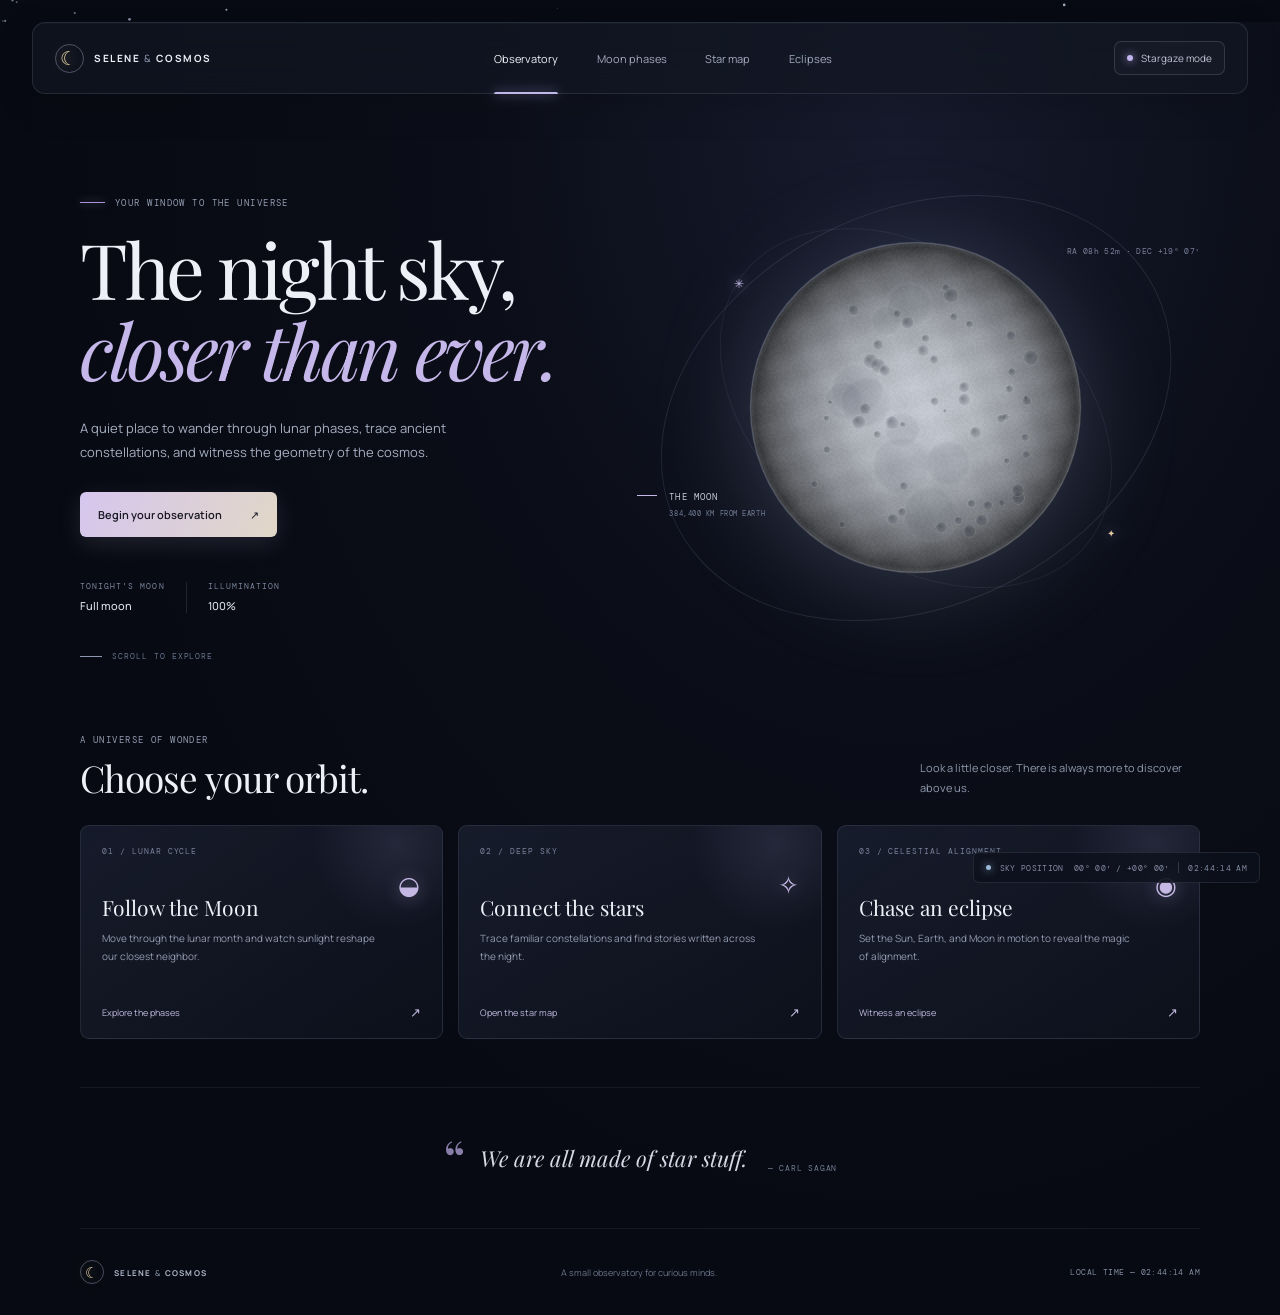
<file: index.html>
<!doctype html>
<html lang="en">
<head>
  <meta charset="utf-8">
  <meta name="viewport" content="width=device-width, initial-scale=1">
  <meta name="theme-color" content="#070a12">
  <meta name="description" content="A quiet, interactive observatory for exploring the Moon and the night sky.">
  <title>Selene &amp; Cosmos — Lunar Observatory</title>
  <link rel="preconnect" href="https://fonts.googleapis.com">
  <link rel="preconnect" href="https://fonts.gstatic.com" crossorigin>
  <link href="https://fonts.googleapis.com/css2?family=DM+Mono:wght@400;500&family=Manrope:wght@400;500;600;700&family=Playfair+Display:wght@400;500;600&display=swap" rel="stylesheet">
  <link rel="stylesheet" href="css/style.css">
  <script type="module" src="js/app.js"></script>
</head>
<body data-page="home">
  <canvas class="starfield" aria-hidden="true"></canvas>
  <div class="ambient ambient--one" aria-hidden="true"></div>
  <div class="ambient ambient--two" aria-hidden="true"></div>
  <header class="site-header">
    <a class="brand" href="index.html" aria-label="Selene and Cosmos home">
      <span class="brand-mark" aria-hidden="true">☾</span>
      <span>SELENE <i>&amp;</i> COSMOS</span>
    </a>
    <nav class="main-nav" aria-label="Main navigation">
      <a class="nav-link" href="index.html">Observatory</a>
      <a class="nav-link" href="phases.html">Moon phases</a>
      <a class="nav-link" href="constellations.html">Star map</a>
      <a class="nav-link" href="lore.html">Eclipses</a>
    </nav>
    <button class="stargaze-toggle" type="button" aria-pressed="false">
      <span class="status-dot"></span><span class="stargaze-label">Stargaze mode</span>
    </button>
  </header>

  <main>
    <section class="hero-shell page-wrap">
      <div class="hero-copy">
        <p class="eyebrow"><span class="eyebrow-line"></span> YOUR WINDOW TO THE UNIVERSE</p>
        <h1>The night sky,<br><em>closer than ever.</em></h1>
        <p class="hero-description">A quiet place to wander through lunar phases, trace ancient constellations, and witness the geometry of the cosmos.</p>
        <a class="button button--primary" href="phases.html">Begin your observation <span aria-hidden="true">↗</span></a>
        <div class="hero-meta">
          <div><span class="meta-label">TONIGHT'S MOON</span><strong>Full moon</strong></div>
          <span class="meta-separator"></span>
          <div><span class="meta-label">ILLUMINATION</span><strong>100%</strong></div>
        </div>
      </div>
      <div class="hero-visual">
        <div class="orbit orbit--outer"></div>
        <div class="orbit orbit--inner"></div>
        <div class="moon-halo"></div>
        <canvas class="moon-canvas moon-canvas--hero" data-moon data-phase="0.5" aria-label="Full Moon with illuminated craters"></canvas>
        <div class="moon-caption"><span class="caption-rule"></span><span>THE MOON</span><small>384,400 KM FROM EARTH</small></div>
        <div class="visual-coordinates">RA 08h 52m <span>·</span> DEC +19° 07′</div>
        <span class="visual-star visual-star--a">✳</span><span class="visual-star visual-star--b">✦</span>
      </div>
      <div class="scroll-cue"><span></span> SCROLL TO EXPLORE</div>
    </section>

    <section class="overview-section page-wrap">
      <div class="section-heading">
        <div><p class="eyebrow">A UNIVERSE OF WONDER</p><h2>Choose your orbit.</h2></div>
        <p class="section-intro">Look a little closer. There is always more to discover above us.</p>
      </div>
      <div class="feature-grid">
        <a class="feature-card feature-card--moon" href="phases.html">
          <span class="card-index">01 / LUNAR CYCLE</span>
          <span class="card-icon" aria-hidden="true">◒</span>
          <h3>Follow the Moon</h3><p>Move through the lunar month and watch sunlight reshape our closest neighbor.</p>
          <span class="card-link">Explore the phases <b>↗</b></span>
        </a>
        <a class="feature-card feature-card--stars" href="constellations.html">
          <span class="card-index">02 / DEEP SKY</span>
          <span class="card-icon" aria-hidden="true">✧</span>
          <h3>Connect the stars</h3><p>Trace familiar constellations and find stories written across the night.</p>
          <span class="card-link">Open the star map <b>↗</b></span>
        </a>
        <a class="feature-card feature-card--eclipse" href="lore.html">
          <span class="card-index">03 / CELESTIAL ALIGNMENT</span>
          <span class="card-icon" aria-hidden="true">◉</span>
          <h3>Chase an eclipse</h3><p>Set the Sun, Earth, and Moon in motion to reveal the magic of alignment.</p>
          <span class="card-link">Witness an eclipse <b>↗</b></span>
        </a>
      </div>
    </section>

    <section class="quote-band page-wrap">
      <span class="quote-mark" aria-hidden="true">“</span>
      <p>We are all made of star stuff.</p>
      <span class="quote-credit">— CARL SAGAN</span>
    </section>
  </main>

  <footer class="site-footer page-wrap">
    <a class="brand brand--footer" href="index.html"><span class="brand-mark" aria-hidden="true">☾</span><span>SELENE <i>&amp;</i> COSMOS</span></a>
    <span>A small observatory for curious minds.</span>
    <span class="footer-time" data-clock>LOCAL TIME — --:--:--</span>
  </footer>
  <div class="coordinates-hud" aria-live="polite"><span class="hud-dot"></span><span data-coordinates>SKY POSITION&nbsp; 00° 00′ / +00° 00′</span><span class="hud-divider"></span><span data-clock>--:--:--</span></div>
</body>
</html>
</file>
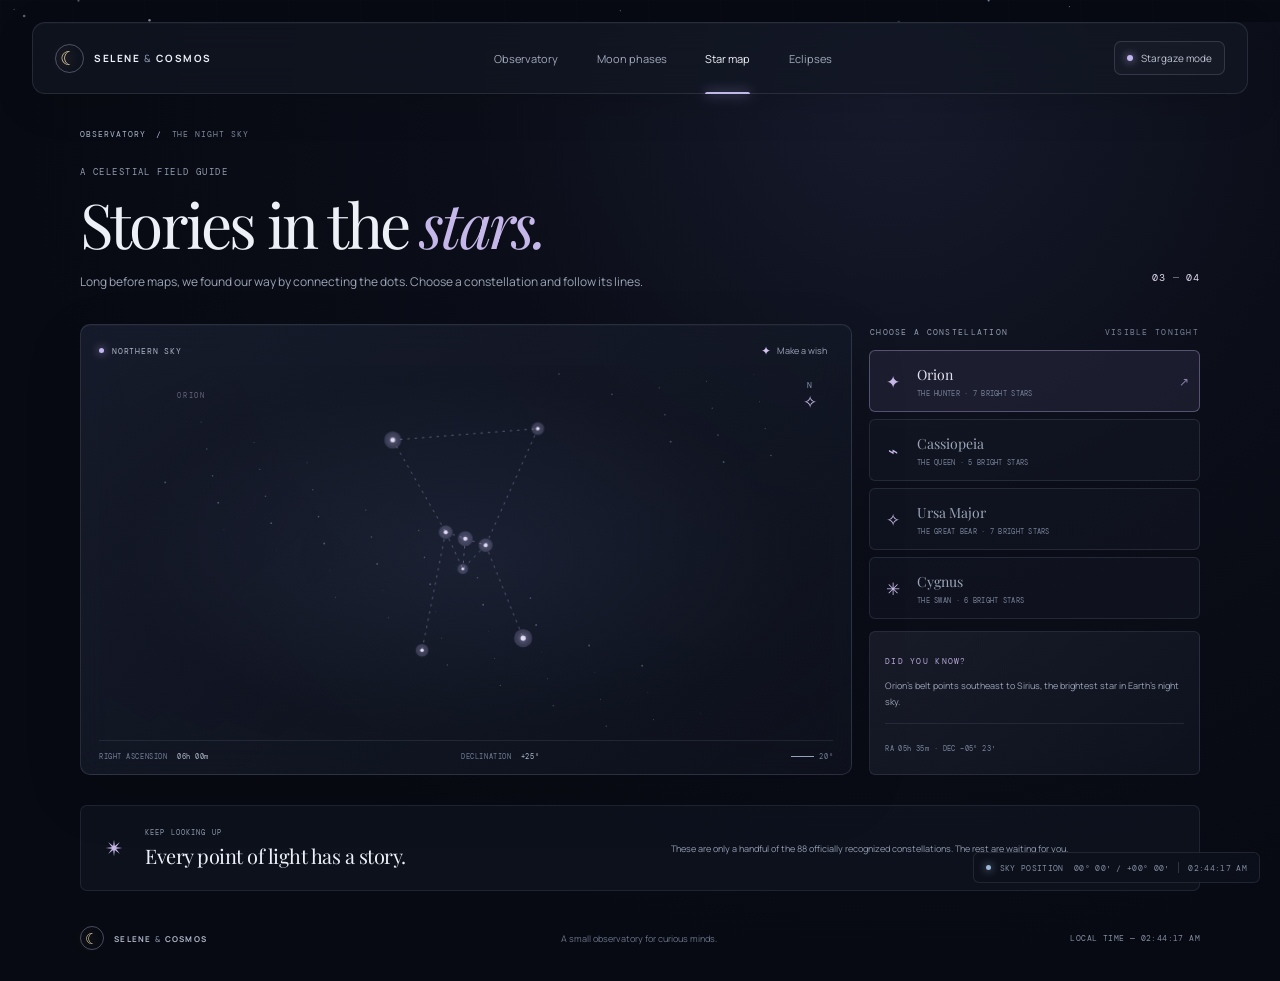
<file: constellations.html>
<!doctype html>
<html lang="en">
<head>
  <meta charset="utf-8">
  <meta name="viewport" content="width=device-width, initial-scale=1">
  <meta name="theme-color" content="#070a12">
  <meta name="description" content="Explore a hand-drawn interactive map of the constellations.">
  <title>Star Map — Selene &amp; Cosmos</title>
  <link rel="preconnect" href="https://fonts.googleapis.com">
  <link rel="preconnect" href="https://fonts.gstatic.com" crossorigin>
  <link href="https://fonts.googleapis.com/css2?family=DM+Mono:wght@400;500&family=Manrope:wght@400;500;600;700&family=Playfair+Display:wght@400;500;600&display=swap" rel="stylesheet">
  <link rel="stylesheet" href="css/style.css">
  <script type="module" src="js/app.js"></script>
</head>
<body data-page="constellations">
  <canvas class="starfield" aria-hidden="true"></canvas><div class="ambient ambient--one" aria-hidden="true"></div><div class="ambient ambient--two" aria-hidden="true"></div>
  <header class="site-header">
    <a class="brand" href="index.html" aria-label="Selene and Cosmos home"><span class="brand-mark" aria-hidden="true">☾</span><span>SELENE <i>&amp;</i> COSMOS</span></a>
    <nav class="main-nav" aria-label="Main navigation"><a class="nav-link" href="index.html">Observatory</a><a class="nav-link" href="phases.html">Moon phases</a><a class="nav-link" href="constellations.html">Star map</a><a class="nav-link" href="lore.html">Eclipses</a></nav>
    <button class="stargaze-toggle" type="button" aria-pressed="false"><span class="status-dot"></span><span class="stargaze-label">Stargaze mode</span></button>
  </header>
  <main class="page-wrap inner-page">
    <div class="page-kicker"><a href="index.html">OBSERVATORY</a><span>/</span><span>THE NIGHT SKY</span></div>
    <section class="page-title-row"><div><p class="eyebrow">A CELESTIAL FIELD GUIDE</p><h1>Stories in the <em>stars.</em></h1><p class="page-lede">Long before maps, we found our way by connecting the dots. Choose a constellation and follow its lines.</p></div><div class="page-count">03 <span>—</span> 04</div></section>
    <section class="sky-layout">
      <div class="sky-map glass-panel">
        <div class="map-toolbar"><span class="live-label"><span class="pulse-dot"></span> NORTHERN SKY</span><button class="text-button" type="button" data-shooting-star>✦ <span>Make a wish</span></button></div>
        <div class="map-canvas-wrap"><svg class="constellation-svg" viewBox="0 0 760 460" role="img" aria-label="Interactive constellation map"></svg><div class="map-compass"><span>N</span><i>✧</i></div></div>
        <div class="map-footer"><span>RIGHT ASCENSION <b>06h 00m</b></span><span>DECLINATION <b>+25°</b></span><span class="map-scale"><i></i> 20°</span></div>
      </div>
      <aside class="constellation-sidebar">
        <div class="sidebar-heading"><p class="eyebrow">CHOOSE A CONSTELLATION</p><span class="mono-label">VISIBLE TONIGHT</span></div>
        <div class="constellation-list" role="group" aria-label="Constellations">
          <button class="constellation-option is-selected" type="button" data-constellation="orion"><span class="constellation-symbol">✦</span><span><b>Orion</b><small>THE HUNTER · 7 BRIGHT STARS</small></span><span class="option-arrow">↗</span></button>
          <button class="constellation-option" type="button" data-constellation="cassiopeia"><span class="constellation-symbol">⌁</span><span><b>Cassiopeia</b><small>THE QUEEN · 5 BRIGHT STARS</small></span><span class="option-arrow">↗</span></button>
          <button class="constellation-option" type="button" data-constellation="ursa"><span class="constellation-symbol">✧</span><span><b>Ursa Major</b><small>THE GREAT BEAR · 7 BRIGHT STARS</small></span><span class="option-arrow">↗</span></button>
          <button class="constellation-option" type="button" data-constellation="cygnus"><span class="constellation-symbol">✳</span><span><b>Cygnus</b><small>THE SWAN · 6 BRIGHT STARS</small></span><span class="option-arrow">↗</span></button>
        </div>
        <div class="constellation-fact"><span class="fact-label">DID YOU KNOW?</span><p data-constellation-fact>Orion's belt points southeast to Sirius, the brightest star in Earth's night sky.</p><span class="fact-rule"></span><span class="fact-coords" data-constellation-coords>RA 05h 35m · DEC −05° 23′</span></div>
      </aside>
    </section>
    <section class="deep-sky-callout"><span class="callout-icon">✴</span><div><span class="eyebrow">KEEP LOOKING UP</span><h2>Every point of light has a story.</h2></div><p>These are only a handful of the 88 officially recognized constellations. The rest are waiting for you.</p></section>
  </main>
  <footer class="site-footer page-wrap"><a class="brand brand--footer" href="index.html"><span class="brand-mark" aria-hidden="true">☾</span><span>SELENE <i>&amp;</i> COSMOS</span></a><span>A small observatory for curious minds.</span><span class="footer-time" data-clock>LOCAL TIME — --:--:--</span></footer>
  <div class="coordinates-hud" aria-live="polite"><span class="hud-dot"></span><span data-coordinates>SKY POSITION&nbsp; 00° 00′ / +00° 00′</span><span class="hud-divider"></span><span data-clock>--:--:--</span></div>
</body>
</html>
</file>
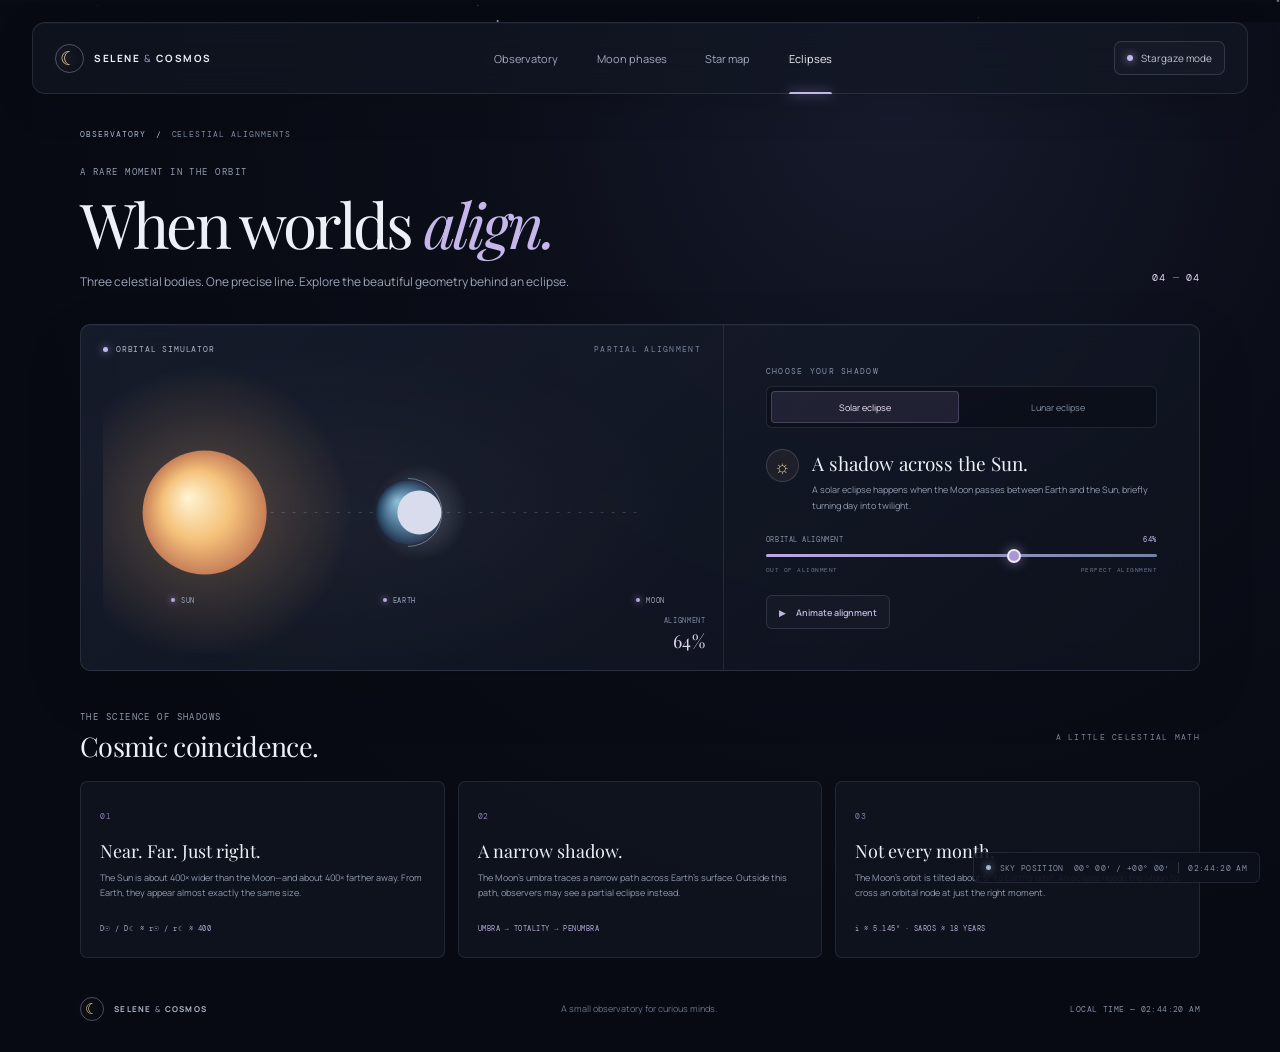
<file: lore.html>
<!doctype html>
<html lang="en">
<head>
  <meta charset="utf-8">
  <meta name="viewport" content="width=device-width, initial-scale=1">
  <meta name="theme-color" content="#070a12">
  <meta name="description" content="See how the alignment of the Sun, Earth, and Moon creates eclipses.">
  <title>Eclipse Lab — Selene &amp; Cosmos</title>
  <link rel="preconnect" href="https://fonts.googleapis.com">
  <link rel="preconnect" href="https://fonts.gstatic.com" crossorigin>
  <link href="https://fonts.googleapis.com/css2?family=DM+Mono:wght@400;500&family=Manrope:wght@400;500;600;700&family=Playfair+Display:wght@400;500;600&display=swap" rel="stylesheet">
  <link rel="stylesheet" href="css/style.css">
  <script type="module" src="js/app.js"></script>
</head>
<body data-page="lore">
  <canvas class="starfield" aria-hidden="true"></canvas><div class="ambient ambient--one" aria-hidden="true"></div><div class="ambient ambient--two" aria-hidden="true"></div>
  <header class="site-header">
    <a class="brand" href="index.html" aria-label="Selene and Cosmos home"><span class="brand-mark" aria-hidden="true">☾</span><span>SELENE <i>&amp;</i> COSMOS</span></a>
    <nav class="main-nav" aria-label="Main navigation"><a class="nav-link" href="index.html">Observatory</a><a class="nav-link" href="phases.html">Moon phases</a><a class="nav-link" href="constellations.html">Star map</a><a class="nav-link" href="lore.html">Eclipses</a></nav>
    <button class="stargaze-toggle" type="button" aria-pressed="false"><span class="status-dot"></span><span class="stargaze-label">Stargaze mode</span></button>
  </header>
  <main class="page-wrap inner-page">
    <div class="page-kicker"><a href="index.html">OBSERVATORY</a><span>/</span><span>CELESTIAL ALIGNMENTS</span></div>
    <section class="page-title-row"><div><p class="eyebrow">A RARE MOMENT IN THE ORBIT</p><h1>When worlds <em>align.</em></h1><p class="page-lede">Three celestial bodies. One precise line. Explore the beautiful geometry behind an eclipse.</p></div><div class="page-count">04 <span>—</span> 04</div></section>
    <section class="eclipse-console glass-panel">
      <div class="eclipse-stage"><div class="stage-label"><span class="live-label"><span class="pulse-dot"></span> ORBITAL SIMULATOR</span><span class="mono-label" data-eclipse-status>PARTIAL ALIGNMENT</span></div>
        <canvas class="eclipse-canvas" data-eclipse-canvas role="img" aria-label="Animated diagram of the Sun, Earth, and Moon aligning"></canvas>
        <div class="body-label body-label--sun"><i></i> SUN</div><div class="body-label body-label--earth"><i></i> EARTH</div><div class="body-label body-label--moon"><i></i> MOON</div>
        <div class="alignment-readout"><span>ALIGNMENT</span><strong data-alignment>64%</strong></div>
      </div>
      <div class="eclipse-controls">
        <span class="phase-overline">CHOOSE YOUR SHADOW</span>
        <div class="segmented-control" role="group" aria-label="Eclipse type"><button class="is-active" type="button" data-eclipse-type="solar" aria-pressed="true">Solar eclipse</button><button type="button" data-eclipse-type="lunar" aria-pressed="false">Lunar eclipse</button></div>
        <div class="eclipse-description"><span class="description-symbol" data-eclipse-symbol>☼</span><div><h2 data-eclipse-title>A shadow across the Sun.</h2><p data-eclipse-copy>A solar eclipse happens when the Moon passes between Earth and the Sun, briefly turning day into twilight.</p></div></div>
        <label class="range-label" for="alignment-range"><span>ORBITAL ALIGNMENT</span><span data-alignment-value>64%</span></label>
        <input id="alignment-range" class="eclipse-range" type="range" min="0" max="100" value="64" aria-label="Adjust orbital alignment">
        <div class="range-ends"><span>OUT OF ALIGNMENT</span><span>PERFECT ALIGNMENT</span></div>
        <button class="button button--subtle" type="button" data-eclipse-play><span aria-hidden="true">▶</span> <span data-play-label>Animate alignment</span></button>
      </div>
    </section>
    <section class="eclipse-facts"><div class="section-heading section-heading--compact"><div><p class="eyebrow">THE SCIENCE OF SHADOWS</p><h2>Cosmic coincidence.</h2></div><span class="mono-label">A LITTLE CELESTIAL MATH</span></div>
      <div class="fact-grid"><article class="science-card"><span class="science-number">01</span><h3>Near. Far. Just right.</h3><p>The Sun is about 400× wider than the Moon—and about 400× farther away. From Earth, they appear almost exactly the same size.</p><span class="science-formula">D☉ / D☾ ≈ r☉ / r☾ ≈ 400</span></article><article class="science-card"><span class="science-number">02</span><h3>A narrow shadow.</h3><p>The Moon's umbra traces a narrow path across Earth's surface. Outside this path, observers may see a partial eclipse instead.</p><span class="science-formula">UMBRA → TOTALITY → PENUMBRA</span></article><article class="science-card"><span class="science-number">03</span><h3>Not every month.</h3><p>The Moon's orbit is tilted about 5° to Earth's orbit. An eclipse needs the Moon to cross an orbital node at just the right moment.</p><span class="science-formula">i ≈ 5.145° · SAROS ≈ 18 YEARS</span></article></div>
    </section>
  </main>
  <footer class="site-footer page-wrap"><a class="brand brand--footer" href="index.html"><span class="brand-mark" aria-hidden="true">☾</span><span>SELENE <i>&amp;</i> COSMOS</span></a><span>A small observatory for curious minds.</span><span class="footer-time" data-clock>LOCAL TIME — --:--:--</span></footer>
  <div class="coordinates-hud" aria-live="polite"><span class="hud-dot"></span><span data-coordinates>SKY POSITION&nbsp; 00° 00′ / +00° 00′</span><span class="hud-divider"></span><span data-clock>--:--:--</span></div>
</body>
</html>
</file>
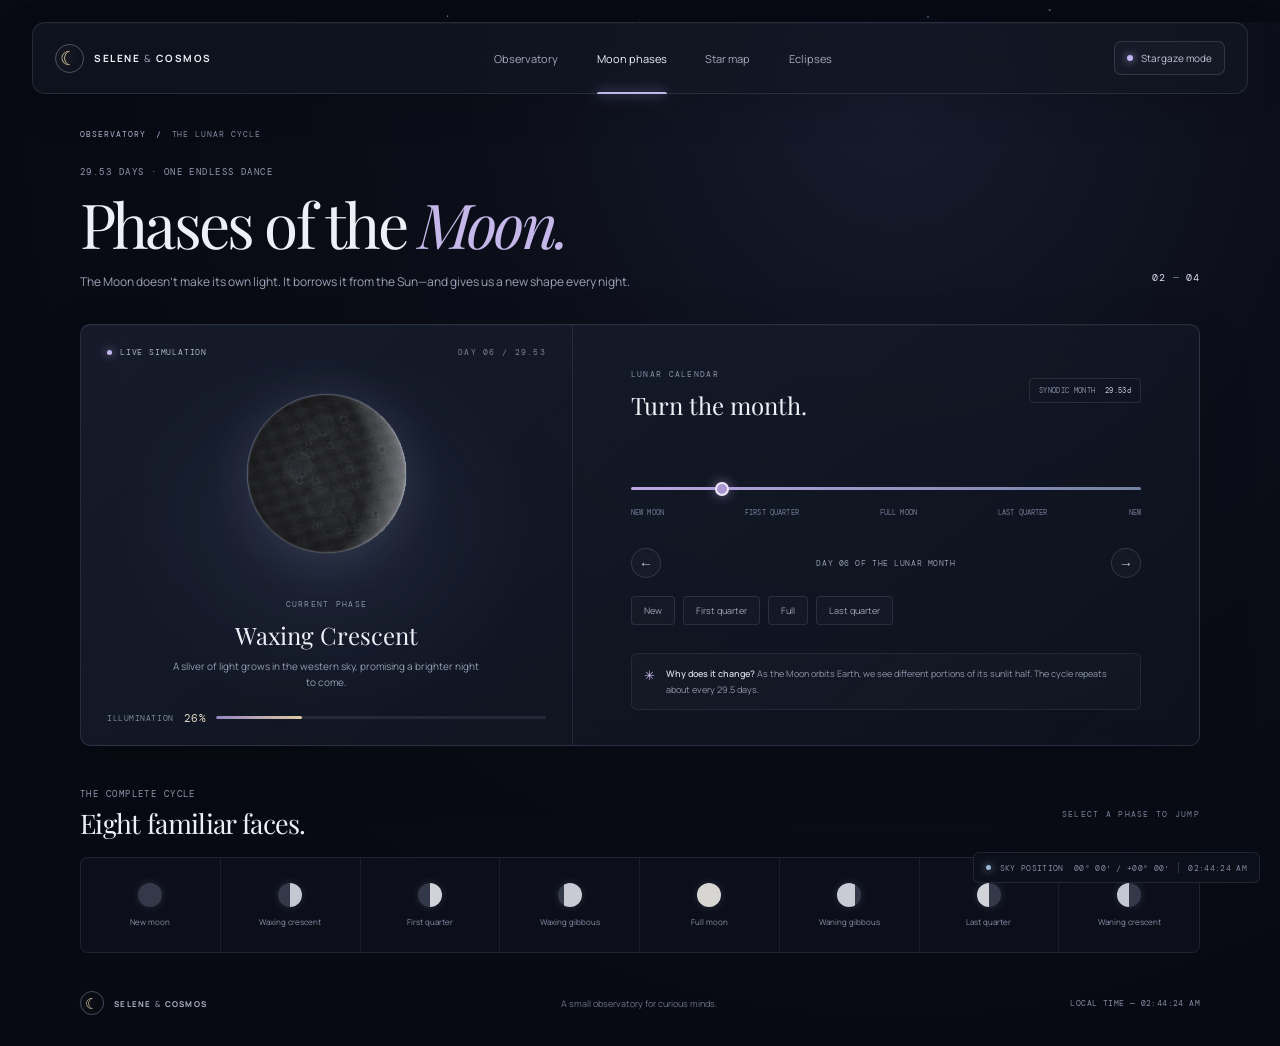
<file: phases.html>
<!doctype html>
<html lang="en">
<head>
  <meta charset="utf-8">
  <meta name="viewport" content="width=device-width, initial-scale=1">
  <meta name="theme-color" content="#070a12">
  <meta name="description" content="Scrub through the lunar month and explore the Moon's changing phases.">
  <title>Moon Phases — Selene &amp; Cosmos</title>
  <link rel="preconnect" href="https://fonts.googleapis.com">
  <link rel="preconnect" href="https://fonts.gstatic.com" crossorigin>
  <link href="https://fonts.googleapis.com/css2?family=DM+Mono:wght@400;500&family=Manrope:wght@400;500;600;700&family=Playfair+Display:wght@400;500;600&display=swap" rel="stylesheet">
  <link rel="stylesheet" href="css/style.css">
  <script type="module" src="js/app.js"></script>
</head>
<body data-page="phases">
  <canvas class="starfield" aria-hidden="true"></canvas><div class="ambient ambient--one" aria-hidden="true"></div><div class="ambient ambient--two" aria-hidden="true"></div>
  <header class="site-header">
    <a class="brand" href="index.html" aria-label="Selene and Cosmos home"><span class="brand-mark" aria-hidden="true">☾</span><span>SELENE <i>&amp;</i> COSMOS</span></a>
    <nav class="main-nav" aria-label="Main navigation"><a class="nav-link" href="index.html">Observatory</a><a class="nav-link" href="phases.html">Moon phases</a><a class="nav-link" href="constellations.html">Star map</a><a class="nav-link" href="lore.html">Eclipses</a></nav>
    <button class="stargaze-toggle" type="button" aria-pressed="false"><span class="status-dot"></span><span class="stargaze-label">Stargaze mode</span></button>
  </header>
  <main class="page-wrap inner-page">
    <div class="page-kicker"><a href="index.html">OBSERVATORY</a><span>/</span><span>THE LUNAR CYCLE</span></div>
    <section class="page-title-row"><div><p class="eyebrow">29.53 DAYS · ONE ENDLESS DANCE</p><h1>Phases of the <em>Moon.</em></h1><p class="page-lede">The Moon doesn't make its own light. It borrows it from the Sun—and gives us a new shape every night.</p></div><div class="page-count">02 <span>—</span> 04</div></section>
    <section class="phase-console glass-panel">
      <div class="phase-display">
        <div class="phase-display__top"><span class="live-label"><span class="pulse-dot"></span> LIVE SIMULATION</span><span class="mono-label" data-phase-day>DAY 04 / 29.53</span></div>
        <div class="phase-moon-wrap"><div class="moon-halo moon-halo--small"></div><canvas class="moon-canvas moon-canvas--phase" data-moon data-phase="0.17" aria-label="Current simulated Moon phase"></canvas></div>
        <div class="phase-info"><span class="phase-overline">CURRENT PHASE</span><h2 data-phase-name>Waxing Crescent</h2><p data-phase-copy>A sliver of light grows in the western sky, promising a brighter night to come.</p></div>
        <div class="illumination-row"><span>ILLUMINATION</span><strong data-illumination>17%</strong><span class="illumination-track"><i data-illumination-bar></i></span></div>
      </div>
      <div class="phase-controls">
        <div class="control-heading"><div><span class="phase-overline">LUNAR CALENDAR</span><h3>Turn the month.</h3></div><span class="cycle-badge">SYNODIC MONTH <b>29.53d</b></span></div>
        <div class="phase-range-wrap"><input type="range" min="0" max="100" value="17" step="1" data-phase-range aria-label="Scrub through the lunar month"><div class="range-ticks"><span>NEW MOON</span><span>FIRST QUARTER</span><span>FULL MOON</span><span>LAST QUARTER</span><span>NEW</span></div></div>
        <div class="phase-stepper"><button class="icon-button" type="button" data-phase-step="-1" aria-label="Previous day">←</button><span data-phase-day-long>DAY 04 OF THE LUNAR MONTH</span><button class="icon-button" type="button" data-phase-step="1" aria-label="Next day">→</button></div>
        <div class="phase-presets"><button type="button" data-phase-preset="0">New</button><button type="button" data-phase-preset="25">First quarter</button><button type="button" data-phase-preset="50">Full</button><button type="button" data-phase-preset="75">Last quarter</button></div>
        <div class="phase-note"><span class="note-icon">✳</span><p><strong>Why does it change?</strong> As the Moon orbits Earth, we see different portions of its sunlit half. The cycle repeats about every 29.5 days.</p></div>
      </div>
    </section>
    <section class="phase-strip-section"><div class="section-heading section-heading--compact"><div><p class="eyebrow">THE COMPLETE CYCLE</p><h2>Eight familiar faces.</h2></div><span class="mono-label">SELECT A PHASE TO JUMP</span></div>
      <div class="phase-strip">
        <button class="phase-chip" type="button" data-phase-preset="0"><span class="mini-moon mini-moon--new"></span><span>New moon</span></button>
        <button class="phase-chip" type="button" data-phase-preset="13"><span class="mini-moon mini-moon--waxing-crescent"></span><span>Waxing crescent</span></button>
        <button class="phase-chip" type="button" data-phase-preset="25"><span class="mini-moon mini-moon--first-quarter"></span><span>First quarter</span></button>
        <button class="phase-chip" type="button" data-phase-preset="38"><span class="mini-moon mini-moon--waxing-gibbous"></span><span>Waxing gibbous</span></button>
        <button class="phase-chip" type="button" data-phase-preset="50"><span class="mini-moon mini-moon--full"></span><span>Full moon</span></button>
        <button class="phase-chip" type="button" data-phase-preset="63"><span class="mini-moon mini-moon--waning-gibbous"></span><span>Waning gibbous</span></button>
        <button class="phase-chip" type="button" data-phase-preset="75"><span class="mini-moon mini-moon--last-quarter"></span><span>Last quarter</span></button>
        <button class="phase-chip" type="button" data-phase-preset="88"><span class="mini-moon mini-moon--waning-crescent"></span><span>Waning crescent</span></button>
      </div>
    </section>
  </main>
  <footer class="site-footer page-wrap"><a class="brand brand--footer" href="index.html"><span class="brand-mark" aria-hidden="true">☾</span><span>SELENE <i>&amp;</i> COSMOS</span></a><span>A small observatory for curious minds.</span><span class="footer-time" data-clock>LOCAL TIME — --:--:--</span></footer>
  <div class="coordinates-hud" aria-live="polite"><span class="hud-dot"></span><span data-coordinates>SKY POSITION&nbsp; 00° 00′ / +00° 00′</span><span class="hud-divider"></span><span data-clock>--:--:--</span></div>
</body>
</html>
</file>
<file: css/style.css>
:root {
  color-scheme: dark;
  --ink: #edf0f7;
  --muted: #9da6bb;
  --dim: #69738c;
  --line: rgba(192, 204, 235, .13);
  --glass: rgba(20, 25, 39, .62);
  --blue: #a9badc;
  --lavender: #c5b8ee;
  --gold: #efc88e;
  --mono: "DM Mono", monospace;
  --sans: "Manrope", sans-serif;
  --serif: "Playfair Display", Georgia, serif;
  font-family: var(--sans);
  background: #070a12;
  color: var(--ink);
  font-synthesis: none;
  text-rendering: optimizeLegibility;
}
* { box-sizing: border-box; }
html { min-width: 320px; scroll-behavior: smooth; }
body { margin: 0; min-height: 100vh; overflow-x: hidden; background: radial-gradient(ellipse at 70% 8%, #161a2c 0, #0b0e18 34%, #070a12 70%); }
body::before { content: ""; position: fixed; inset: 0; z-index: -1; pointer-events: none; background-image: linear-gradient(rgba(185, 202, 241, .012) 1px, transparent 1px), linear-gradient(90deg, rgba(185, 202, 241, .012) 1px, transparent 1px); background-size: 72px 72px; mask-image: linear-gradient(to bottom, black, transparent 85%); }
a { color: inherit; text-decoration: none; }
button, input { font: inherit; }
button { color: inherit; }
.starfield { position: fixed; z-index: -1; inset: 0; pointer-events: none; }
.ambient { position: fixed; z-index: -1; border-radius: 50%; filter: blur(1px); pointer-events: none; }
.ambient--one { width: 400px; height: 400px; top: 17%; right: 9%; background: radial-gradient(circle, rgba(107, 111, 178, .12), transparent 70%); }
.ambient--two { width: 460px; height: 460px; left: -250px; top: 56%; background: radial-gradient(circle, rgba(81, 116, 156, .1), transparent 70%); }
.page-wrap { width: min(1120px, calc(100% - 64px)); margin-inline: auto; }
.site-header { position: relative; z-index: 10; width: min(1280px, calc(100% - 64px)); min-height: 70px; margin: 22px auto 0; padding: 0 22px; display: flex; align-items: center; justify-content: space-between; gap: 20px; border: 1px solid rgba(198, 208, 237, .12); border-radius: 13px; background: rgba(19, 23, 36, .65); backdrop-filter: blur(16px); -webkit-backdrop-filter: blur(16px); box-shadow: 0 10px 40px rgba(0, 0, 0, .13), inset 0 1px rgba(255,255,255,.025); }
.brand { display: inline-flex; align-items: center; gap: 10px; white-space: nowrap; font-size: 10px; font-weight: 700; letter-spacing: .16em; }
.brand i { color: #9da8c2; font-style: normal; font-weight: 400; }
.brand-mark { display: inline-grid; place-items: center; width: 29px; height: 29px; border: 1px solid rgba(205, 207, 245, .33); border-radius: 50%; color: #e8d5a9; font-size: 19px; line-height: 1; text-shadow: 0 0 13px rgba(246, 216, 162, .6); animation: logo-glow 4s ease-in-out infinite; }
.main-nav { display: flex; align-items: center; gap: clamp(17px, 3vw, 40px); height: 70px; }
.nav-link { position: relative; display: grid; align-items: center; height: 100%; color: #a3aabd; font-size: 11px; transition: color .2s ease; }
.nav-link:hover, .nav-link.is-active { color: #f0f2f8; }
.nav-link.is-active::after { content: ""; position: absolute; right: 0; bottom: -1px; left: 0; height: 2px; border-radius: 2px 2px 0 0; background: #c0b9e8; box-shadow: 0 0 12px rgba(186, 174, 241, .8); }
.stargaze-toggle { display: inline-flex; align-items: center; gap: 8px; padding: 9px 12px; border: 1px solid rgba(190, 200, 230, .17); border-radius: 7px; color: #c0c6d6; background: rgba(255,255,255,.025); font-size: 10px; cursor: pointer; transition: .2s ease; white-space: nowrap; }
.stargaze-toggle:hover, .stargaze-toggle[aria-pressed="true"] { border-color: rgba(211, 199, 255, .48); color: #f1eaff; background: rgba(177, 159, 235, .1); }
.status-dot, .pulse-dot { width: 6px; height: 6px; display: inline-block; flex: 0 0 auto; border-radius: 50%; background: #c2b5f0; box-shadow: 0 0 9px rgba(194, 181, 240, .9); }
.hero-shell { position: relative; display: grid; min-height: 590px; grid-template-columns: 1fr 1.03fr; align-items: center; padding-top: 37px; }
.hero-copy { position: relative; z-index: 1; padding-bottom: 5px; }
.eyebrow, .meta-label, .mono-label, .phase-overline, .fact-label { font-family: var(--mono); font-size: 9px; letter-spacing: .16em; color: #929bb0; }
.eyebrow { display: flex; align-items: center; gap: 10px; margin: 0 0 19px; }
.eyebrow-line { display: inline-block; width: 25px; height: 1px; background: #a994d8; box-shadow: 0 0 8px rgba(169, 148, 216, .7); }
h1, h2, h3, p { margin-top: 0; }
.hero-copy h1, .page-title-row h1 { margin: 0; font-family: var(--serif); font-size: clamp(48px, 6vw, 77px); font-weight: 400; line-height: 1.06; letter-spacing: -.045em; }
h1 em { color: #c5b7e9; font-weight: 400; }
.hero-description { max-width: 440px; margin: 25px 0 27px; color: #a6aec1; font-size: 13px; line-height: 1.9; }
.button { display: inline-flex; justify-content: center; align-items: center; gap: 28px; min-height: 45px; padding: 0 18px; border-radius: 6px; font-size: 11px; font-weight: 600; transition: transform .2s ease, box-shadow .2s ease, border-color .2s ease; cursor: pointer; }
.button:hover { transform: translateY(-2px); }
.button--primary { color: #171722; background: linear-gradient(112deg, #d6c6ee, #e1d7c7); box-shadow: 0 7px 25px rgba(191, 176, 223, .14); }
.button--primary:hover { box-shadow: 0 9px 32px rgba(191, 176, 223, .27); }
.hero-meta { display: flex; gap: 21px; align-items: center; margin-top: 44px; }
.hero-meta > div { display: grid; gap: 7px; }
.meta-label { font-size: 8px; letter-spacing: .13em; color: #79839b; }
.hero-meta strong { color: #dce1ed; font-size: 11px; font-weight: 500; }
.meta-separator { height: 31px; border-left: 1px solid var(--line); }
.hero-visual { position: relative; display: grid; min-height: 490px; place-items: center; perspective: 700px; }
.moon-canvas { position: relative; z-index: 2; display: block; width: min(100%, 340px); aspect-ratio: 1; }
.moon-canvas--hero { width: min(81%, 355px); filter: drop-shadow(0 10px 48px rgba(180, 193, 231, .2)); transition: transform .28s ease-out; animation: moon-spin 90s linear infinite; }
.moon-halo { position: absolute; width: min(94%, 415px); aspect-ratio: 1; border-radius: 50%; background: radial-gradient(circle, rgba(174, 184, 224, .12), rgba(114, 125, 175, .035) 44%, transparent 70%); }
.orbit { position: absolute; border: 1px solid rgba(187, 194, 226, .12); border-radius: 50%; transform: rotate(-26deg); }
.orbit--outer { width: 94%; aspect-ratio: 1.35; }
.orbit--inner { width: 77%; aspect-ratio: 1.45; transform: rotate(38deg); border-color: rgba(187, 194, 226, .08); }
.moon-caption { position: absolute; top: 67%; left: 1%; display: grid; grid-template-columns: 23px auto; column-gap: 9px; color: #c6ccda; font: 9px var(--mono); letter-spacing: .12em; }
.caption-rule { grid-row: span 2; width: 20px; margin-top: 4px; border-top: 1px solid #c5b7e9; }
.moon-caption small { margin-top: 6px; color: #737d96; font-size: 7px; letter-spacing: .08em; }
.visual-coordinates { position: absolute; top: 17%; right: 0; color: #777f98; font: 8px var(--mono); letter-spacing: .04em; }
.visual-coordinates span { color: #c4b8e4; }
.visual-star { position: absolute; color: #c4b8e4; text-shadow: 0 0 13px rgba(206, 195, 247, .7); }
.visual-star--a { top: 23%; left: 18%; font-size: 12px; }
.visual-star--b { right: 15%; bottom: 23%; color: #dfc79e; font-size: 10px; }
.scroll-cue { position: absolute; bottom: 23px; left: 0; display: flex; align-items: center; gap: 10px; color: #68728a; font: 8px var(--mono); letter-spacing: .12em; }
.scroll-cue span { width: 22px; border-top: 1px solid #8e98b1; }
.overview-section { padding-top: 50px; }
.section-heading { display: flex; justify-content: space-between; align-items: end; gap: 24px; margin-bottom: 25px; }
.section-heading .eyebrow { margin-bottom: 10px; }
.section-heading h2, .deep-sky-callout h2 { margin: 0; font: 400 clamp(27px, 3vw, 37px)/1.2 var(--serif); letter-spacing: -.025em; }
.section-intro { max-width: 280px; margin: 0 0 3px; color: #9099ad; font-size: 11px; line-height: 1.8; }
.feature-grid { display: grid; grid-template-columns: repeat(3, 1fr); gap: 15px; }
.feature-card { position: relative; display: flex; min-height: 214px; flex-direction: column; padding: 20px 21px 17px; overflow: hidden; border: 1px solid rgba(190, 202, 235, .12); border-radius: 9px; background: linear-gradient(145deg, rgba(28, 34, 52, .72), rgba(16, 20, 32, .62)); transition: border-color .25s ease, transform .25s ease, background .25s ease; }
.feature-card::before { content: ""; position: absolute; top: -66px; right: -40px; width: 170px; height: 170px; border-radius: 50%; background: radial-gradient(circle, rgba(179, 165, 219, .12), transparent 70%); }
.feature-card:hover { transform: translateY(-4px); border-color: rgba(202, 190, 241, .34); background-color: rgba(32, 38, 57, .8); }
.card-index { position: relative; color: #78829a; font: 8px var(--mono); letter-spacing: .12em; }
.card-icon { position: absolute; top: 41px; right: 22px; color: #c5b8e4; font-size: 25px; text-shadow: 0 0 18px rgba(194, 181, 240, .4); }
.feature-card h3 { position: relative; margin: 37px 0 8px; font: 400 21px var(--serif); }
.feature-card p { max-width: 280px; margin: 0; color: #939cb0; font-size: 10px; line-height: 1.8; }
.card-link { display: flex; justify-content: space-between; align-items: center; margin-top: auto; padding-top: 16px; color: #c2badf; font-size: 9px; }
.card-link b { font-size: 13px; font-weight: 400; transition: transform .2s; }
.feature-card:hover .card-link b { transform: translate(2px, -2px); }
.quote-band { display: flex; min-height: 142px; align-items: center; justify-content: center; gap: 14px; margin-top: 48px; border-top: 1px solid rgba(195, 205, 231, .08); border-bottom: 1px solid rgba(195, 205, 231, .08); }
.quote-mark { align-self: center; color: #aa9bcf; font: 55px var(--serif); opacity: .8; }
.quote-band p { margin: 0; font: italic 22px var(--serif); color: #d8d7e5; }
.quote-credit { align-self: center; margin: 19px 0 0 7px; color: #747d94; font: 8px var(--mono); letter-spacing: .1em; }
.site-footer { display: flex; min-height: 86px; align-items: center; justify-content: space-between; gap: 20px; color: #69738a; font-size: 9px; }
.brand--footer { color: #aeb6c8; font-size: 8px; }
.brand--footer .brand-mark { width: 24px; height: 24px; font-size: 15px; }
.footer-time { color: #838ca1; font: 8px var(--mono); letter-spacing: .05em; }
.coordinates-hud { position: fixed; z-index: 8; right: 20px; bottom: 17px; display: flex; align-items: center; gap: 9px; padding: 9px 12px; border: 1px solid rgba(188, 199, 229, .12); border-radius: 6px; color: #828ba1; background: rgba(13, 17, 28, .8); backdrop-filter: blur(12px); font: 8px var(--mono); letter-spacing: .04em; }
.hud-dot { width: 5px; height: 5px; border-radius: 50%; background: #9db8d9; box-shadow: 0 0 8px #9db8d9; }
.hud-divider { height: 11px; border-left: 1px solid rgba(188, 199, 229, .2); }
.inner-page { padding-top: 35px; }
.page-kicker { display: flex; gap: 10px; align-items: center; color: #7f899e; font: 8px var(--mono); letter-spacing: .12em; }
.page-kicker a { color: #abb5cb; }
.page-kicker span:nth-child(2) { color: #c4b8e4; }
.page-title-row { display: flex; justify-content: space-between; align-items: end; gap: 28px; margin: 27px 0 32px; }
.page-title-row .eyebrow { margin-bottom: 13px; }
.page-title-row h1 { font-size: clamp(42px, 5.2vw, 62px); }
.page-lede { max-width: 570px; margin: 14px 0 0; color: #9ba4b8; font-size: 12px; line-height: 1.8; }
.page-count { padding-bottom: 8px; color: #e0d9ef; font: 10px var(--mono); letter-spacing: .08em; }
.page-count span { color: #747e96; }
.glass-panel { border: 1px solid rgba(188, 202, 233, .14); border-radius: 10px; background: linear-gradient(140deg, rgba(25, 31, 48, .82), rgba(15, 19, 31, .75)); box-shadow: 0 20px 60px rgba(0,0,0,.12), inset 0 1px rgba(255,255,255,.025); backdrop-filter: blur(16px); }
.phase-console { display: grid; grid-template-columns: .88fr 1.12fr; min-height: 380px; overflow: hidden; }
.phase-display { position: relative; display: flex; min-height: 380px; flex-direction: column; align-items: center; padding: 22px 26px 20px; border-right: 1px solid rgba(190, 202, 231, .1); background: radial-gradient(ellipse at 50% 49%, rgba(108, 116, 166, .13), transparent 60%); }
.phase-display__top { position: relative; z-index: 2; display: flex; width: 100%; justify-content: space-between; }
.live-label { display: inline-flex; align-items: center; gap: 8px; color: #adb5c8; font: 8px var(--mono); letter-spacing: .1em; }
.pulse-dot { width: 5px; height: 5px; animation: pulse 2.2s ease-in-out infinite; }
.mono-label { color: #788299; font-size: 8px; }
.phase-moon-wrap { position: relative; display: grid; flex: 1; width: min(100%, 235px); min-height: 205px; place-items: center; }
.moon-canvas--phase { width: min(73%, 178px); filter: drop-shadow(0 8px 26px rgba(178, 189, 228, .12)); }
.moon-halo--small { width: 97%; }
.phase-info { width: 100%; text-align: center; }
.phase-overline { color: #8791a8; font-size: 8px; }
.phase-info h2 { margin: 7px 0 7px; font: 400 24px var(--serif); }
.phase-info p { max-width: 310px; margin: 0 auto; color: #949db2; font-size: 10px; line-height: 1.65; }
.illumination-row { display: flex; width: 100%; align-items: center; gap: 10px; margin-top: 20px; color: #7d879e; font: 8px var(--mono); letter-spacing: .07em; }
.illumination-row strong { color: #e4d8c6; font-size: 11px; font-weight: 400; }
.illumination-track { flex: 1; height: 3px; overflow: hidden; border-radius: 5px; background: rgba(194, 203, 229, .11); }
.illumination-track i { display: block; width: 17%; height: 100%; border-radius: inherit; background: linear-gradient(90deg, #9587c2, #dfc9a1); transition: width .25s ease; }
.phase-controls { display: flex; flex-direction: column; justify-content: center; padding: 35px clamp(25px, 5vw, 58px); }
.control-heading { display: flex; justify-content: space-between; align-items: center; gap: 10px; margin-bottom: 52px; }
.control-heading h3 { margin: 7px 0 0; font: 400 24px var(--serif); }
.cycle-badge { padding: 7px 9px; border: 1px solid rgba(188, 201, 231, .12); border-radius: 4px; color: #8590a6; font: 7px var(--mono); letter-spacing: .05em; white-space: nowrap; }
.cycle-badge b { margin-left: 5px; color: #d4c8eb; font-weight: 400; }
.phase-range-wrap { position: relative; }
input[type="range"] { width: 100%; height: 3px; margin: 0; appearance: none; -webkit-appearance: none; border-radius: 5px; outline: none; background: linear-gradient(90deg, #bba8e3 0%, #7282a4 100%); cursor: pointer; }
input[type="range"]::-webkit-slider-thumb { width: 14px; height: 14px; appearance: none; -webkit-appearance: none; border: 2px solid #ede7f9; border-radius: 50%; background: #a997d1; box-shadow: 0 0 12px rgba(188, 167, 229, .6); }
input[type="range"]::-moz-range-thumb { width: 11px; height: 11px; border: 2px solid #ede7f9; border-radius: 50%; background: #a997d1; box-shadow: 0 0 12px rgba(188, 167, 229, .6); }
.range-ticks { display: flex; justify-content: space-between; gap: 4px; margin-top: 13px; color: #727d94; font: 7px var(--mono); letter-spacing: .02em; }
.phase-stepper { display: flex; align-items: center; justify-content: space-between; margin-top: 31px; color: #929bb0; font: 8px var(--mono); letter-spacing: .07em; }
.icon-button { display: grid; width: 30px; height: 30px; place-items: center; border: 1px solid rgba(189, 201, 231, .17); border-radius: 50%; color: #c8c0de; background: rgba(255,255,255,.025); font-size: 14px; cursor: pointer; transition: .2s ease; }
.icon-button:hover { border-color: #b7a9db; background: rgba(174, 154, 222, .12); }
.phase-presets { display: flex; gap: 8px; margin-top: 18px; }
.phase-presets button { padding: 7px 12px; border: 1px solid rgba(188, 201, 231, .13); border-radius: 4px; color: #9ca5b9; background: rgba(255,255,255,.02); font-size: 9px; cursor: pointer; transition: .2s ease; }
.phase-presets button:hover { border-color: rgba(198, 182, 235, .5); color: #ede7f9; }
.phase-note { display: flex; align-items: flex-start; gap: 11px; margin-top: 28px; padding: 12px; border: 1px solid rgba(189, 199, 229, .1); border-radius: 6px; background: rgba(255,255,255,.02); }
.note-icon { color: #c7b9e8; font-size: 13px; }
.phase-note p { margin: 0; color: #8d97ab; font-size: 9px; line-height: 1.7; }
.phase-note strong { color: #ccd2df; font-weight: 600; }
.phase-strip-section { padding: 42px 0 7px; }
.section-heading--compact { align-items: center; margin-bottom: 18px; }
.section-heading--compact .eyebrow { margin-bottom: 7px; }
.section-heading--compact h2 { font-size: 27px; }
.phase-strip { display: grid; grid-template-columns: repeat(8, 1fr); border: 1px solid rgba(188, 202, 233, .11); border-radius: 8px; background: rgba(17, 21, 33, .55); }
.phase-chip { display: flex; min-width: 0; min-height: 94px; flex-direction: column; align-items: center; justify-content: center; gap: 9px; border: 0; border-right: 1px solid rgba(188, 202, 233, .08); color: #8791a7; background: transparent; font-size: 8px; cursor: pointer; transition: .2s ease; }
.phase-chip:last-child { border-right: 0; }
.phase-chip:hover { color: #e4e0ef; background: rgba(184, 169, 225, .07); }
.mini-moon { width: 24px; height: 24px; border-radius: 50%; background: #bec4d0; box-shadow: 0 0 10px rgba(184, 194, 222, .16); }
.mini-moon--new { background: #34394a; }
.mini-moon--waxing-crescent { background: linear-gradient(90deg, #34394a 0 52%, #c4c8d2 52%); }
.mini-moon--first-quarter { background: linear-gradient(90deg, #34394a 0 50%, #d2d3d9 50%); }
.mini-moon--waxing-gibbous { background: linear-gradient(90deg, #34394a 0 25%, #c8cbd3 25%); }
.mini-moon--full { background: #d8d6d2; }
.mini-moon--waning-gibbous { background: linear-gradient(90deg, #c8cbd3 0 75%, #34394a 75%); }
.mini-moon--last-quarter { background: linear-gradient(90deg, #d2d3d9 0 50%, #34394a 50%); }
.mini-moon--waning-crescent { background: linear-gradient(90deg, #c4c8d2 0 48%, #34394a 48%); }
.sky-layout { display: grid; grid-template-columns: minmax(0, 1.75fr) minmax(260px, .75fr); gap: 17px; }
.sky-map { min-width: 0; padding: 16px 18px 13px; }
.map-toolbar, .map-footer { display: flex; align-items: center; justify-content: space-between; }
.text-button { display: inline-flex; align-items: center; gap: 6px; border: 0; color: #d2c4ef; background: transparent; font-size: 12px; cursor: pointer; }
.text-button span { color: #9da5ba; font-size: 9px; }
.map-canvas-wrap { position: relative; min-height: 375px; margin-top: 5px; border-radius: 5px; background: radial-gradient(ellipse at 50% 51%, rgba(75, 88, 129, .16), rgba(13, 17, 28, .12) 65%, transparent); }
.constellation-svg { display: block; width: 100%; height: 375px; overflow: visible; }
.map-background-star { fill: #b1bfdc; opacity: .35; }
.constellation-line { stroke: rgba(186, 176, 225, .53); stroke-width: 1; stroke-dasharray: 3 6; animation: line-in .7s ease both; }
.map-star { cursor: help; outline: none; }
.map-star-glow { fill: rgba(205, 200, 255, .18); transition: r .2s ease, fill .2s ease; }
.map-star-core { fill: #e0dcf3; filter: drop-shadow(0 0 4px rgba(213, 204, 255, .9)); }
.map-star:hover .map-star-glow, .map-star:focus .map-star-glow { r: 12; fill: rgba(205, 200, 255, .38); }
.map-constellation-name { fill: rgba(194, 185, 228, .48); font: 9px var(--mono); letter-spacing: 2px; }
.map-compass { position: absolute; top: 14px; right: 10px; display: grid; width: 27px; height: 34px; place-items: center; color: #8d98b0; font: 8px var(--mono); }
.map-compass i { color: #c8b9e8; font-size: 17px; font-style: normal; }
.map-footer { padding-top: 11px; border-top: 1px solid rgba(188, 202, 233, .1); color: #737e96; font: 7px var(--mono); letter-spacing: .08em; }
.map-footer b { margin-left: 5px; color: #b1b8c9; font-weight: 400; }
.map-scale { display: inline-flex; align-items: center; gap: 5px; }
.map-scale i { width: 23px; border-top: 1px solid #94a2bc; }
.constellation-sidebar { display: flex; min-width: 0; flex-direction: column; }
.sidebar-heading { display: flex; align-items: center; justify-content: space-between; gap: 8px; margin: 3px 1px 13px; }
.sidebar-heading .eyebrow { margin: 0; font-size: 8px; }
.sidebar-heading .mono-label { white-space: nowrap; }
.constellation-list { display: grid; gap: 7px; }
.constellation-option { display: flex; min-height: 62px; align-items: center; gap: 11px; padding: 9px 10px; border: 1px solid rgba(188, 201, 231, .12); border-radius: 6px; color: #9ba4b8; background: rgba(20, 25, 39, .5); text-align: left; cursor: pointer; transition: .2s ease; }
.constellation-option:hover, .constellation-option.is-selected { border-color: rgba(193, 177, 232, .36); background: rgba(44, 44, 67, .48); color: #e3e1ef; }
.constellation-symbol { display: grid; width: 26px; height: 26px; place-items: center; color: #c8b9e8; font-size: 17px; }
.constellation-option > span:nth-child(2) { display: grid; gap: 5px; }
.constellation-option b { font: 400 14px var(--serif); }
.constellation-option small { color: #778198; font: 7px var(--mono); letter-spacing: .04em; }
.option-arrow { margin-left: auto; color: #887eab; font-size: 12px; opacity: 0; transition: opacity .2s; }
.constellation-option.is-selected .option-arrow, .constellation-option:hover .option-arrow { opacity: 1; }
.constellation-fact { position: relative; flex: 1; min-height: 126px; margin-top: 12px; padding: 15px; border: 1px solid rgba(188, 201, 231, .11); border-radius: 6px; background: linear-gradient(140deg, rgba(37, 39, 57, .53), rgba(19, 24, 38, .52)); }
.fact-label { color: #b6a8d7; font-size: 8px; }
.constellation-fact p { margin: 9px 0 14px; color: #9ba4b8; font-size: 9px; line-height: 1.7; }
.fact-rule { display: block; width: 100%; margin-bottom: 10px; border-top: 1px solid rgba(188, 201, 231, .1); }
.fact-coords { color: #79849b; font: 7px var(--mono); letter-spacing: .06em; }
.deep-sky-callout { display: grid; grid-template-columns: auto 1fr 1fr; align-items: center; gap: 22px; margin: 30px 0 4px; padding: 22px 24px; border: 1px solid rgba(188, 202, 233, .1); border-radius: 7px; background: rgba(19, 24, 38, .5); }
.callout-icon { color: #c6b7e7; font-size: 22px; }
.deep-sky-callout .eyebrow { margin-bottom: 7px; font-size: 7px; }
.deep-sky-callout h2 { font-size: 20px; }
.deep-sky-callout > p { margin: 0; color: #929cb0; font-size: 9px; line-height: 1.7; }
.eclipse-console { display: grid; grid-template-columns: 1.15fr .85fr; min-height: 345px; overflow: hidden; }
.eclipse-stage { position: relative; display: flex; min-width: 0; flex-direction: column; padding: 19px 22px 17px; border-right: 1px solid rgba(188, 202, 233, .1); background: radial-gradient(ellipse at 40% 54%, rgba(115, 104, 119, .1), transparent 62%); }
.stage-label { z-index: 1; display: flex; justify-content: space-between; }
.eclipse-canvas { display: block; width: 100%; flex: 1; min-height: 220px; }
.body-label { position: absolute; bottom: 19%; display: flex; align-items: center; gap: 6px; color: #9da6bb; font: 7px var(--mono); letter-spacing: .1em; }
.body-label i { width: 4px; height: 4px; border-radius: 50%; background: #b7a9db; box-shadow: 0 0 7px #b7a9db; }
.body-label--sun { left: 14%; }
.body-label--earth { left: 47%; }
.body-label--moon { right: 9%; }
.alignment-readout { position: absolute; right: 17px; bottom: 17px; display: grid; gap: 4px; text-align: right; color: #7d879e; font: 7px var(--mono); letter-spacing: .1em; }
.alignment-readout strong { color: #ded3ef; font: 18px var(--serif); }
.eclipse-controls { display: flex; flex-direction: column; justify-content: center; padding: 26px clamp(23px, 4vw, 42px); }
.segmented-control { display: grid; grid-template-columns: 1fr 1fr; gap: 4px; margin: 10px 0 21px; padding: 4px; border: 1px solid rgba(188, 201, 231, .12); border-radius: 6px; background: rgba(6, 9, 17, .4); }
.segmented-control button { min-height: 32px; border: 1px solid transparent; border-radius: 4px; color: #858fa5; background: transparent; font-size: 9px; cursor: pointer; }
.segmented-control button.is-active { border-color: rgba(192, 177, 230, .24); color: #eee8f8; background: rgba(171, 153, 215, .13); }
.eclipse-description { display: flex; align-items: flex-start; gap: 13px; margin-bottom: 22px; }
.description-symbol { display: grid; width: 33px; height: 33px; flex: 0 0 auto; place-items: center; border: 1px solid rgba(201, 183, 223, .2); border-radius: 50%; color: #dfc897; background: rgba(206, 175, 125, .07); font-size: 18px; }
.eclipse-description h2 { margin: 1px 0 6px; font: 400 19px var(--serif); }
.eclipse-description p { margin: 0; color: #929cb0; font-size: 9px; line-height: 1.7; }
.range-label, .range-ends { display: flex; justify-content: space-between; gap: 10px; color: #858fa5; font: 7px var(--mono); letter-spacing: .08em; }
.range-label { margin-bottom: 10px; }
.range-label span:last-child { color: #c7b9e6; }
.eclipse-range { margin-bottom: 9px !important; }
.range-ends { color: #707b92; font-size: 6px; }
.button--subtle { align-self: flex-start; min-height: 34px; gap: 10px; margin-top: 21px; padding-inline: 12px; border: 1px solid rgba(189, 201, 231, .15); color: #c0b5db; background: rgba(255,255,255,.025); font-size: 9px; }
.button--subtle:hover { border-color: rgba(198, 182, 235, .4); }
.eclipse-facts { padding: 40px 0 8px; }
.fact-grid { display: grid; grid-template-columns: repeat(3, 1fr); gap: 13px; }
.science-card { position: relative; min-height: 177px; padding: 20px 19px 15px; border: 1px solid rgba(188, 202, 233, .11); border-radius: 7px; background: rgba(20, 25, 39, .56); }
.science-number { color: #8b7bab; font: 8px var(--mono); letter-spacing: .1em; }
.science-card h3 { margin: 15px 0 7px; font: 400 18px var(--serif); }
.science-card p { margin: 0 0 14px; color: #929cb0; font-size: 9px; line-height: 1.7; }
.science-formula { color: #b4a9d2; font: 7px var(--mono); letter-spacing: .07em; }
.stargaze-mode .site-header, .stargaze-mode .page-wrap, .stargaze-mode .coordinates-hud { opacity: .13; transition: opacity .5s ease; }
.stargaze-mode .site-header:hover, .stargaze-mode .page-wrap:hover, .stargaze-mode .coordinates-hud:hover { opacity: 1; }
.stargaze-mode .ambient { opacity: 1; }
.stargaze-mode .starfield { opacity: 1; }
@keyframes pulse { 50% { opacity: .42; box-shadow: 0 0 3px rgba(194,181,240,.3); } }
@keyframes logo-glow { 50% { text-shadow: 0 0 18px rgba(246,216,162,.95); border-color: rgba(205,207,245,.55); } }
@keyframes line-in { from { opacity: 0; } to { opacity: 1; } }
@keyframes moon-spin { from { rotate: 0deg; } to { rotate: 360deg; } }
@media (min-width: 1400px) { .hero-shell { min-height: 640px; } }
@media (max-width: 900px) {
  .page-wrap { width: min(100% - 42px, 740px); }
  .site-header { width: calc(100% - 42px); padding: 0 15px; }
  .brand { font-size: 9px; }
  .main-nav { gap: 15px; }
  .nav-link { font-size: 10px; }
  .stargaze-toggle { padding: 8px; }
  .stargaze-label { display: none; }
  .hero-shell { min-height: 535px; }
  .hero-copy h1 { font-size: clamp(46px, 7vw, 65px); }
  .phase-console { grid-template-columns: .9fr 1.1fr; }
  .phase-controls { padding-inline: 25px; }
  .cycle-badge { font-size: 6px; }
  .sky-layout { grid-template-columns: minmax(0, 1.5fr) minmax(238px, .8fr); gap: 12px; }
  .map-canvas-wrap, .constellation-svg { height: 330px; min-height: 330px; }
  .sidebar-heading .eyebrow { font-size: 7px; }
  .eclipse-console { grid-template-columns: 1fr .95fr; }
}
@media (max-width: 650px) {
  .page-wrap { width: calc(100% - 36px); }
  .site-header { width: calc(100% - 24px); min-height: auto; min-height: 63px; margin-top: 12px; padding: 10px 12px; flex-wrap: wrap; row-gap: 8px; }
  .brand { font-size: 9px; }
  .brand-mark { width: 26px; height: 26px; }
  .main-nav { order: 3; width: 100%; height: 34px; justify-content: space-between; gap: 5px; border-top: 1px solid rgba(190, 202, 235, .09); }
  .nav-link { height: 34px; font-size: 9px; }
  .nav-link.is-active::after { bottom: -1px; }
  .stargaze-toggle { margin-left: auto; padding: 7px 9px; }
  .stargaze-label { display: inline; font-size: 9px; }
  .hero-shell { display: flex; min-height: auto; flex-direction: column; align-items: stretch; padding-top: 56px; }
  .hero-copy { padding: 0 2px; }
  .hero-copy h1 { font-size: clamp(46px, 12vw, 68px); }
  .hero-description { max-width: 400px; margin: 20px 0; font-size: 12px; }
  .hero-meta { margin-top: 26px; }
  .hero-visual { min-height: 365px; margin-top: -1px; }
  .moon-canvas--hero { width: min(68%, 290px); }
  .moon-halo { width: min(82%, 350px); }
  .orbit--outer { width: 89%; }
  .orbit--inner { width: 74%; }
  .moon-caption { top: 69%; left: 3%; }
  .visual-coordinates { top: 15%; right: 2%; }
  .scroll-cue { bottom: -3px; }
  .overview-section { padding-top: 60px; }
  .section-heading { align-items: flex-start; flex-direction: column; gap: 10px; }
  .section-intro { max-width: 390px; }
  .feature-grid { grid-template-columns: 1fr; gap: 10px; }
  .feature-card { min-height: 180px; }
  .feature-card h3 { margin-top: 29px; }
  .quote-band { min-height: 120px; flex-wrap: wrap; gap: 7px; padding: 20px 0; }
  .quote-mark { font-size: 44px; }
  .quote-band p { font-size: 19px; }
  .quote-credit { margin-top: 15px; }
  .site-footer { min-height: 100px; flex-wrap: wrap; justify-content: space-between; padding: 18px 0 42px; }
  .site-footer > span:nth-child(2) { order: 3; width: 100%; }
  .footer-time { font-size: 7px; }
  .coordinates-hud { right: 9px; bottom: 8px; gap: 6px; padding: 7px 9px; font-size: 7px; }
  .inner-page { padding-top: 27px; }
  .page-title-row { align-items: flex-start; margin: 23px 0 24px; }
  .page-title-row h1 { font-size: clamp(39px, 10vw, 55px); }
  .page-title-row .eyebrow { font-size: 8px; }
  .page-lede { max-width: 440px; font-size: 11px; }
  .page-count { padding-top: 7px; white-space: nowrap; }
  .phase-console { grid-template-columns: 1fr; }
  .phase-display { min-height: 340px; border-right: 0; border-bottom: 1px solid rgba(190, 202, 231, .1); }
  .phase-moon-wrap { min-height: 190px; }
  .phase-controls { padding: 28px 20px 23px; }
  .control-heading { margin-bottom: 39px; }
  .control-heading h3 { font-size: 22px; }
  .cycle-badge { max-width: 115px; line-height: 1.7; white-space: normal; }
  .range-ticks { font-size: 5px; }
  .phase-presets { flex-wrap: wrap; }
  .phase-note { margin-top: 20px; }
  .phase-strip-section { padding-top: 35px; }
  .section-heading--compact { flex-direction: row; align-items: end; }
  .section-heading--compact .mono-label { max-width: 105px; text-align: right; line-height: 1.6; }
  .section-heading--compact h2 { font-size: 24px; }
  .phase-strip { grid-template-columns: repeat(4, 1fr); }
  .phase-chip { min-height: 83px; border-bottom: 1px solid rgba(188, 202, 233, .08); }
  .phase-chip:nth-child(4) { border-right: 0; }
  .phase-chip:nth-child(n+5) { border-bottom: 0; }
  .sky-layout { grid-template-columns: 1fr; }
  .map-canvas-wrap, .constellation-svg { height: 300px; min-height: 300px; }
  .sky-map { padding: 13px 10px 11px; }
  .map-footer { font-size: 6px; }
  .constellation-sidebar { margin-top: 7px; }
  .constellation-list { grid-template-columns: 1fr 1fr; }
  .constellation-option { min-height: 62px; gap: 7px; padding: 8px; }
  .constellation-option b { font-size: 12px; }
  .constellation-option small { font-size: 6px; }
  .constellation-symbol { width: 21px; font-size: 14px; }
  .constellation-fact { min-height: 120px; }
  .deep-sky-callout { grid-template-columns: auto 1fr; gap: 12px; margin-top: 23px; padding: 17px; }
  .deep-sky-callout > p { grid-column: 2; }
  .deep-sky-callout h2 { font-size: 18px; }
  .eclipse-console { grid-template-columns: 1fr; }
  .eclipse-stage { min-height: 300px; border-right: 0; border-bottom: 1px solid rgba(188, 202, 233, .1); }
  .eclipse-controls { padding: 23px 19px; }
  .body-label { bottom: 14%; }
  .fact-grid { grid-template-columns: 1fr; gap: 9px; }
  .science-card { min-height: 0; padding: 16px; }
  .science-card h3 { margin: 10px 0 6px; }
  .eclipse-facts { padding-top: 34px; }
}
@media (prefers-reduced-motion: reduce) {
  *, *::before, *::after { scroll-behavior: auto !important; animation-duration: .01ms !important; animation-iteration-count: 1 !important; transition-duration: .01ms !important; }
}
</file>
